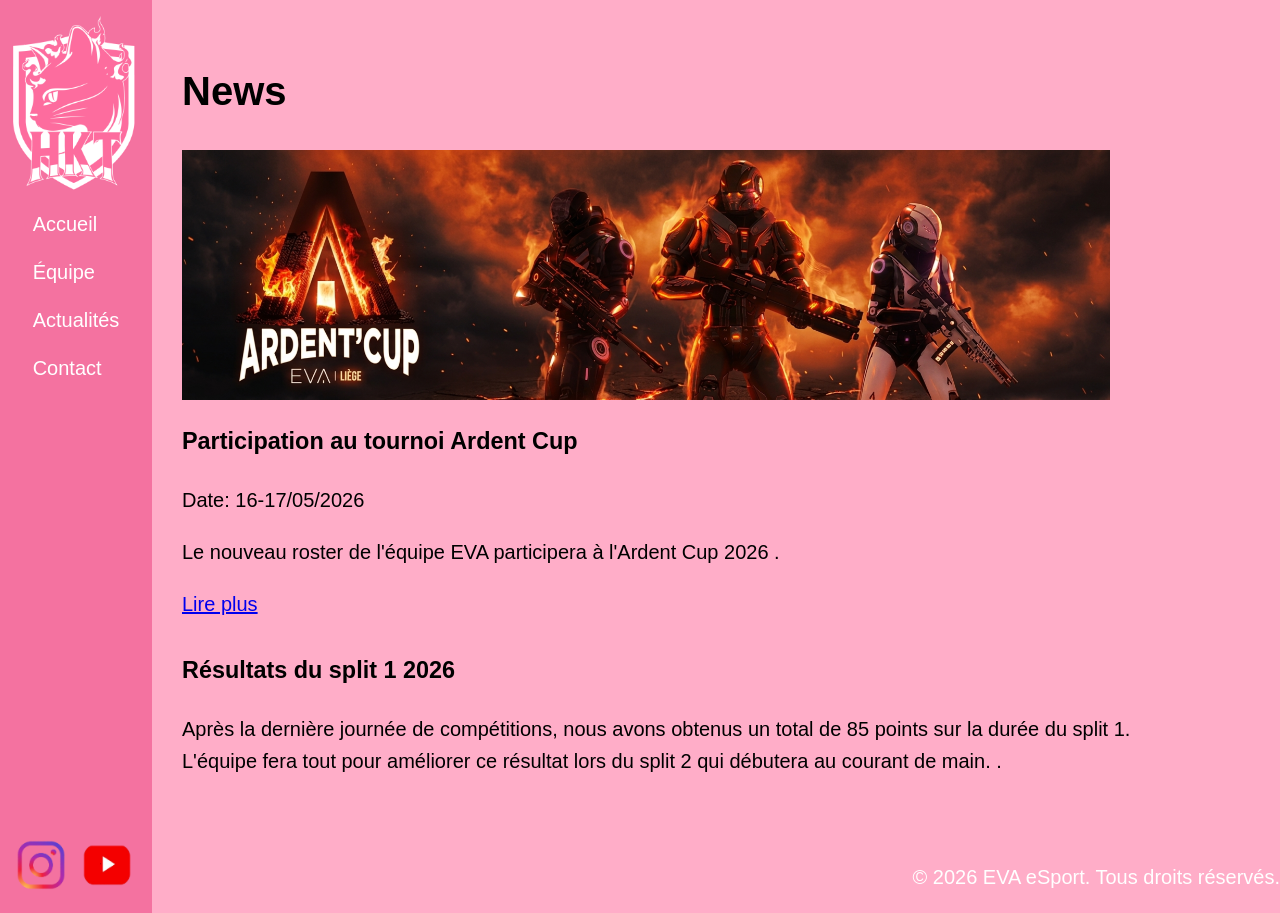
<file: actualites.html>
<!DOCTYPE html>
<html lang="fr">
<head>
    <meta charset="UTF-8">
    <meta name="viewport" content="width=device-width, initial-scale=1.0">
    <title>EVA eSport - Actualités</title>
    <link rel="stylesheet" href="css/style.css">
    <link rel="stylesheet" href="css/responsive.css">
</head>
<body>
    <header>
        <div class="logo">
            <img src="images/logo_HKT.png" alt="EVA eSport Logo">
        </div>
       
        <nav>
            <ul id="nav-menu">
                <li><a href="index.html">Accueil</a></li>
                <li><a href="equipe.html">Équipe</a></li>
                <li><a href="actualites.html">Actualités</a></li>
                <li><a href="contact.html">Contact</a></li>
            </ul>
            <div class="burger" id="burger">
                <span></span>
                <span></span>
                <span></span>
            </div>
        </nav> 
        <div class="reseaux">
            <a href ="https://www.instagram.com/hkt.esport?igsh=MTgyYmk4MnNlOXBmbQ%3D%3D&utm_source=qr">
                <img src="images/instagram.png" alt="Instagram" >
            </a>
            <a href="https://www.youtube.com/@HKT_EVA">
                <img src="images/youtube.png" alt="YouTube" >
            </a>
        </div>
    </header>
    <main>
        <h1>News </h1>
        <section class="news">
            <article>
                <div >
                    <img class="imgactu" src="images/actualites/Ardent_cup_logo2.png" alt="News 1" >
                </div>
                <h3>Participation au tournoi Ardent Cup</h3>
                <p>Date: 16-17/05/2026</p>
                <p>Le nouveau roster de l'équipe EVA participera à l'Ardent Cup 2026 .</p>
                <a href="https://competitive.eva.gg/fr/tournaments/2457365994786412543/">Lire plus</a>
            </article>
            <article>
                <h3>Résultats du split 1 2026</h3>
                <p>Après la dernière journée de compétitions, nous avons obtenus un total de 85 points sur la durée du split 1. </br>
                    L'équipe fera tout pour améliorer ce résultat lors du split 2 qui débutera au courant de main.
                .</p>
            </article>
            
        </section>
    </main>
    <footer>
        <p>&copy; 2026 EVA eSport. Tous droits réservés.</p>
    </footer>
    <script src="js/main.js"></script>
</body>
</html>
</file>
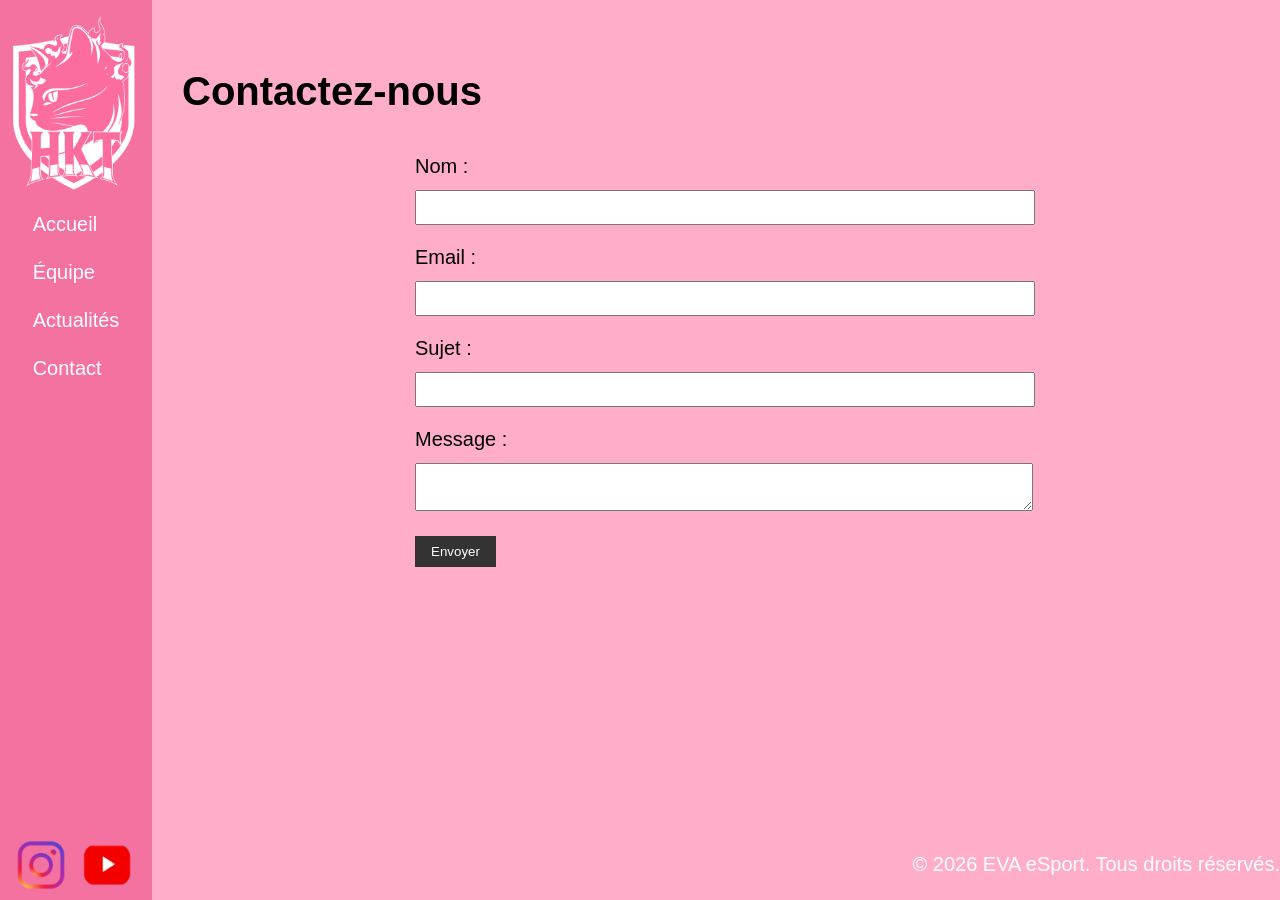
<file: contact.html>
<!DOCTYPE html>
<html lang="fr">
<head>
    <meta charset="UTF-8">
    <meta name="viewport" content="width=device-width, initial-scale=1.0">
    <title>EVA eSport - Contact</title>
    <link rel="stylesheet" href="css/style.css">
    <link rel="stylesheet" href="css/responsive.css">
</head>
<body>
    <header>
        <div class="logo">
            <img src="images/logo_HKT.png" alt="EVA eSport Logo">
        </div>
        <nav>
            <ul id="nav-menu">
                <li><a href="index.html">Accueil</a></li>
                <li><a href="equipe.html">Équipe</a></li>
                <li><a href="actualites.html">Actualités</a></li>
                <li><a href="contact.html">Contact</a></li>
            </ul>
            <div class="burger" id="burger">
                <span></span>
                <span></span>
                <span></span>
            </div>
        </nav>
        <div class="reseaux">
            <a href ="https://www.instagram.com/hkt.esport?igsh=MTgyYmk4MnNlOXBmbQ%3D%3D&utm_source=qr">
                <img src="images/instagram.png" alt="Instagram" >
            </a>
            <a href="https://www.youtube.com/@HKT_EVA">
                <img src="images/youtube.png" alt="YouTube" >
            </a>
        </div>
    </header>
    <main>
        <h1>Contactez-nous</h1>
        <form action="#" method="post">
            <label for="nom">Nom :</label>
            <input type="text" id="nom" name="nom" required>

            <label for="email">Email :</label>
            <input type="email" id="email" name="email" required>

            <label for="sujet">Sujet :</label>
            <input type="text" id="sujet" name="sujet" required>

            <label for="message">Message :</label>
            <textarea id="message" name="message" required></textarea>

            <button type="submit">Envoyer</button>
        </form>
    </main>
    <footer>
        <p>&copy; 2026 EVA eSport. Tous droits réservés.</p>
    </footer>
    <script src="js/main.js"></script>
</body>
</html>
</file>
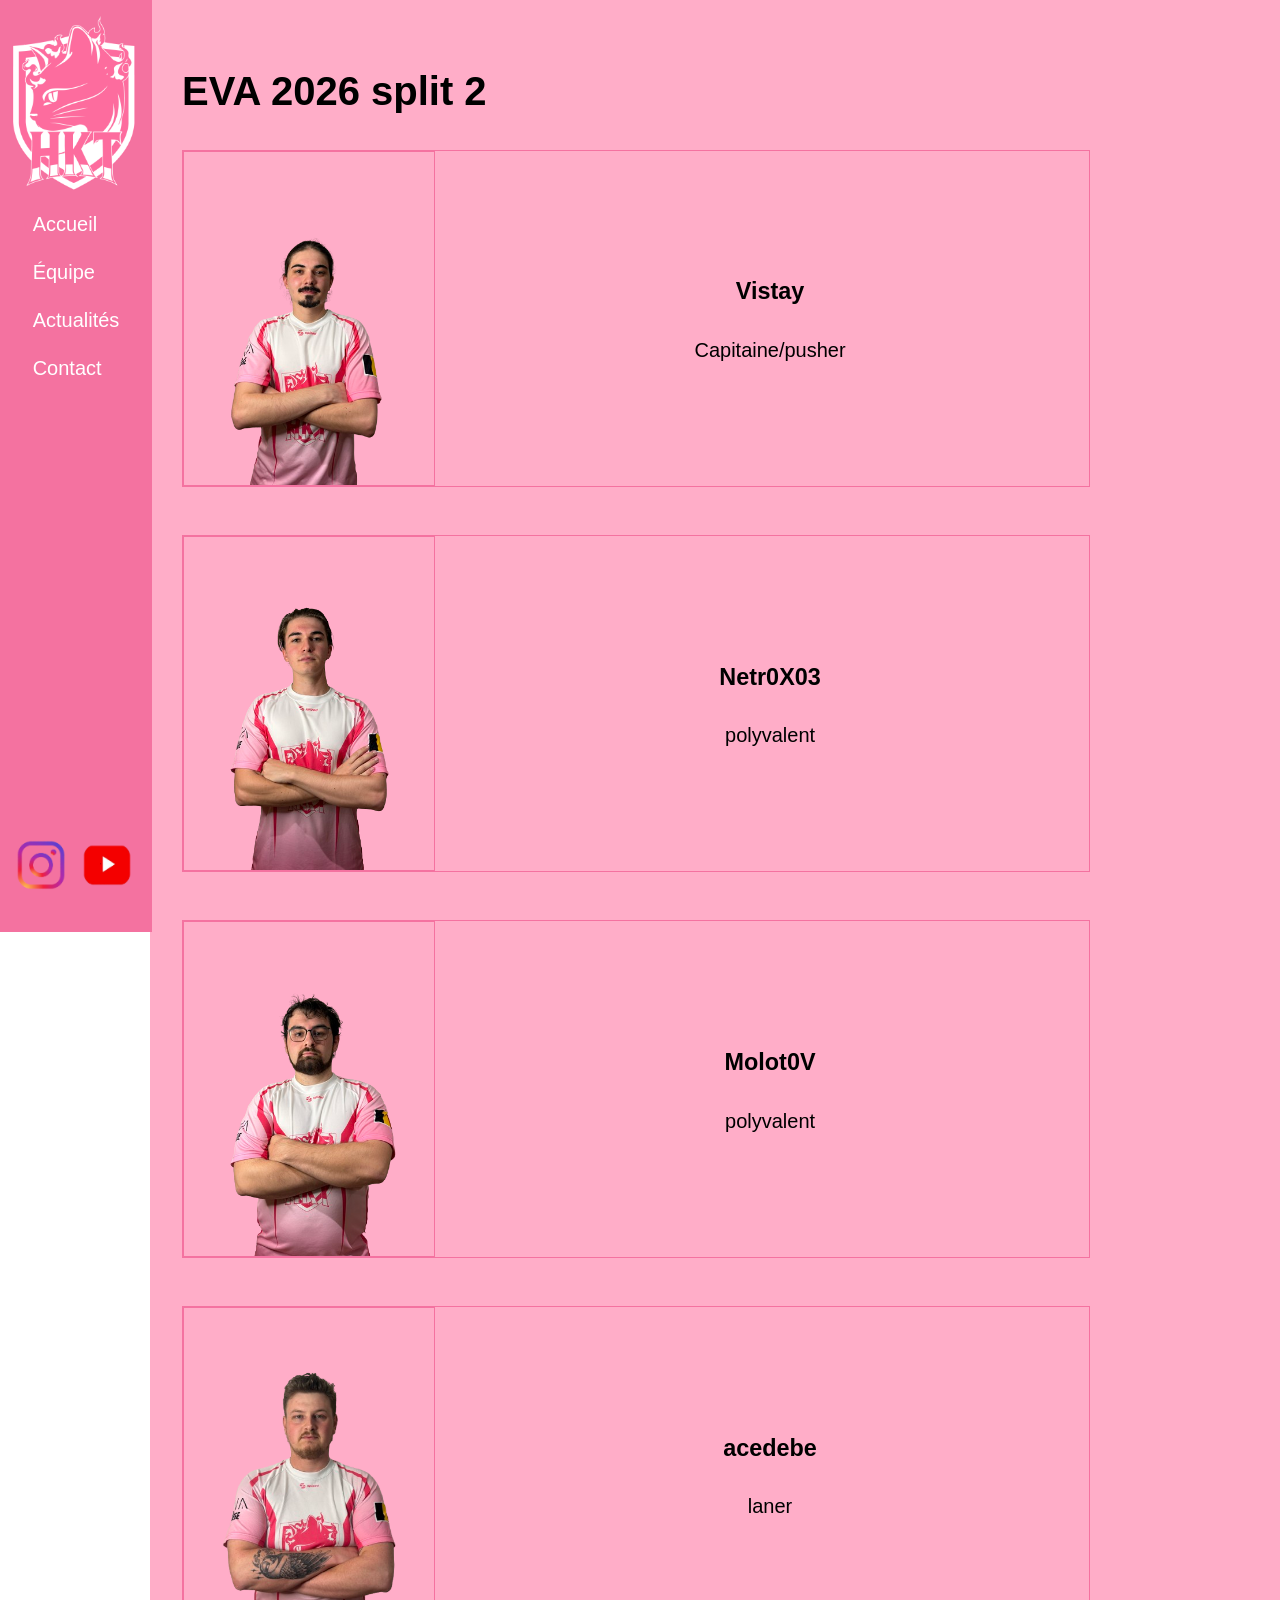
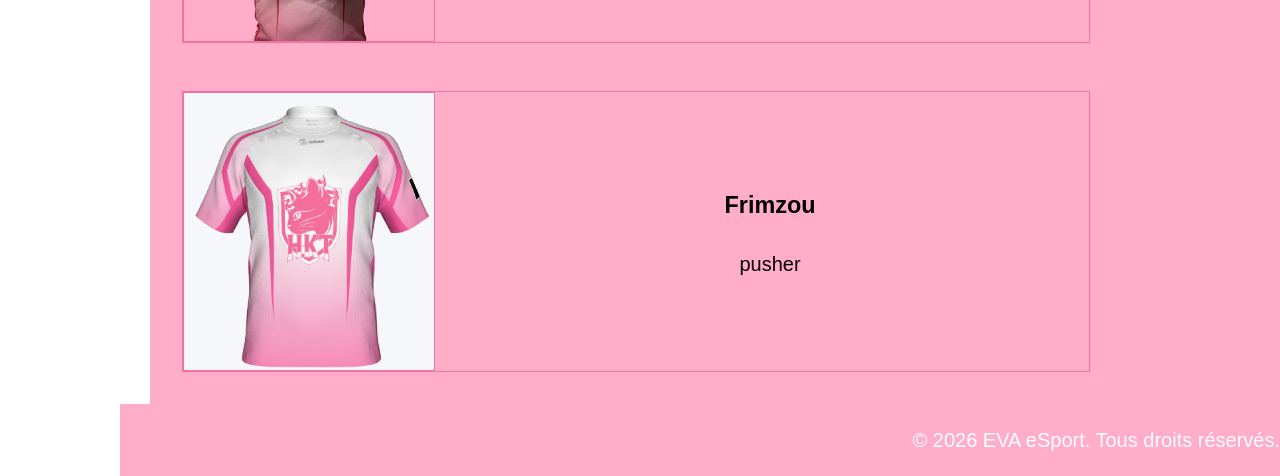
<file: equipe.html>
<!DOCTYPE html>
<html lang="fr">
<head>
    <meta charset="UTF-8">
    <meta name="viewport" content="width=device-width, initial-scale=1.0">
    <title>EVA eSport - Équipe</title>
    <link rel="stylesheet" href="css/style.css">
    <link rel="stylesheet" href="css/responsive.css">
    
</head>
<body>
    <header>
        <div class="logo">
            <img src="images/logo_HKT.png" alt="EVA eSport Logo">
        </div>
        <nav>
            <ul id="nav-menu">
                <li><a href="index.html">Accueil</a></li>
                <li><a href="equipe.html">Équipe</a></li>
                <li><a href="actualites.html">Actualités</a></li>
                <li><a href="contact.html">Contact</a></li>
            </ul>
            <div class="burger" id="burger">
                <span></span>
                <span></span>
                <span></span>
            </div>
        </nav>
        <div class="reseaux">
            <a href ="https://www.instagram.com/hkt.esport?igsh=MTgyYmk4MnNlOXBmbQ%3D%3D&utm_source=qr">
                <img src="images/instagram.png" alt="Instagram" >
            </a>
            <a href="https://www.youtube.com/@HKT_EVA">
                <img src="images/youtube.png" alt="YouTube" >
            </a>
        </div>
    </header>
    <main>
        <audio autoplay loop>
            <source src="images/musique.mp3" type="audio/mpeg">
        </audio>
        <h1>EVA 2026 split 2</h1>
        <section class="membres">
            <div class="membre">
                <img class="membre" src="images/membres/VISTAY.png" alt="Joueur 1">
                <div class="membre-info">
                <h3>Vistay</h3>
                <p>Capitaine/pusher</p>
                </div>
            </div>
            <div class="membre">
                <img class="membre" src="images/membres/NETR0X03.png" alt="Joueur 2">
                <div class="membre-info">
                <h3>Netr0X03</h3>
                <p>polyvalent</p>
                </div>
            </div>
            <div class="membre">
                <img class="membre" src="images/membres/M0L0T0V.png" alt="Joueur 3">
                <div class="membre-info">
                <h3>Molot0V</h3>
                <p>polyvalent</p>
                </div>
            </div>
            <div class="membre">
                <img class="membre" src="images/membres/ACEDEBE.png" alt="Joueur 4">
                <div class="membre-info">
                <h3>acedebe</h3>
                <p>laner</p>
                </div>
            </div>
            <div class="membre">
                <img class="membre" src="images/membres/maillot_avant.png" alt="Joueur 5">
                <div class="membre-info">
                <h3>Frimzou</h3>
                <p>pusher</p>
                </div>
            </div>
        </section>
    </main>
    <footer>
        <p>&copy; 2026 EVA eSport. Tous droits réservés.</p>
    </footer>
    <script src="js/main.js"></script>
</body>
</html>
</file>
<file: css/style.css>
/* Styles globaux */
/* rose vif #F472A0 */
/*rose clair #FFADC8 */

body {
    font-family: 'Inter', sans-serif;
    margin: 0;
    padding: 0;
    line-height: 1.6;
    color : black;
    display: flex;
    flex-direction: column;
    min-height: 100vh;
    font-size: 20px;
}

header { 
    background-color: #F472A0;
    color: white;
    padding: 1rem;
    display: flex;
    flex-direction: column;
    align-items: center;
    width: 120px;
    min-height: 100vh;
    position : fixed;
    left: 0;
    top: 0;
    flex-shrink: 0;
}

.logo img {
    height: 175px;
}
.reseaux {
    display: flex;
    gap: 1rem;
    margin-top: auto;
    margin-bottom: 1rem;
    width: 120px;
    padding: 0;
}
.reseaux img {
    width: 50px;
    
}

nav ul {
    list-style: none;
    display: flex;
    flex-direction: column;
    margin: 0rem;
    padding: 0;
}

nav ul li {
    margin: 0.5rem 0;
}

nav ul li a {
    color: rgb(255, 255, 255);
    text-decoration: none;
    transition: color 0.2s ease;
}

nav ul li a:hover {
    color: #333;
}

.burger {
    display: none;
    flex-direction: column;
    cursor: pointer;
}

.burger span {
    width: 25px;
    height: 3px;
    background: rgb(255, 255, 255);
    margin: 3px 0;
}

main {
    padding: 2rem;
    background-color: #FFADC8;
    flex: 1;
    margin-left: 150px;
}

footer {
    display: flex;
    justify-content: flex-end;
    background-color: #FFADC8;
    color: white;
    text-align: center;
    padding: 0rem;
    margin-left: 120px;
    margin-top: auto;
}

/* Styles spécifiques */
.hero {
    text-align: center;
    margin-bottom: 2rem;
}
.video {
    display: flex;
    justify-content: center;
}

.membres {
    display: flex;
    width: 100%;
    flex-wrap: wrap;
    gap: 3rem;
    flex-direction: column;
}

.membre {
    border: 1px solid #F472A0;
    padding: 0;
    text-align: center;
    width: 85%;
    height: auto;
    display: flex;
    flex-direction: row;
    justify-content: flex-start;
    align-items: center;
    gap: 1rem;
}

.membre img {
    width: 250px;
    height: auto;
    flex-shrink: 0;
}
.membre-info {
    padding: 2rem;
    flex: 1;
    width: 50%;
    align-items: flex-end;
}

.news article {
    margin-bottom: 2rem;
}

.imgactu {
    display: flex;
    justify-content: flex-start;
    margin-bottom: 1rem;
    height: 250px;
}
form {
    max-width: 600px;
    margin: 0 auto;
}

form label {
    display: block;
    margin-top: 1rem;
}

form input, form textarea {
    width: 100%;
    padding: 0.5rem;
    margin-top: 0.5rem;
}

.intro {
    display: flex;
    flex-direction: column;
    max-width: 75%;
    margin: 40px auto;
    padding: 30px 40px;

    background: linear-gradient(135deg, #ff4d8d, #a855f7);
    color: white;
    border-radius: 20px;

    box-shadow: 0 10px 30px rgba(0, 0, 0, 0.08);
}

.intro h2 {
    font-size: 2rem;
    margin-bottom: 15px;
}

.intro p {
    font-size: 1.05rem;
    line-height: 1.6;
    color: #cbd5e1;
}

.btn-equipe {
    align-self: flex-end;
    margin-top: 20px;
    padding: 12px 28px;

    background: linear-gradient(135deg, #ff4d8d, #a855f7);
    color: white;
    font-size: 1rem;
    font-weight: 600;
    text-decoration: none;
    border-radius: 30px;
    transition: all 0.3s ease;
    box-shadow: 0 8px 20px rgba(255, 77, 141, 0.3);
}

.btn-equipe:hover {
    background: linear-gradient(135deg, #ff2f7a, #7c3aed);
    box-shadow: 0 12px 25px rgba(255, 77, 141, 0.45);
    transform: translateY(-3px); scale(1.03);
}

form button {
    margin-top: 1rem;
    padding: 0.5rem 1rem;
    background-color: #333;
    color: white;
    border: none;
    cursor: pointer;
}
</file>
<file: css/responsive.css>
/* Media queries pour responsive */

@media (max-width: 1024px) and (min-width: 481px) {
    header {
        flex-direction: column;
        width: 25;
    }
    .logo img{
    width: auto;
    }

    nav ul {
        display: none;
        flex-direction: column;
        width: 50%;
        text-align: center;
    }

    nav ul.show {
        display: flex;
    }

    .burger {
        display: flex;
    }

    .video {
    height: auto;
}

    .membres {
        justify-content: center;
        width: 100%;
    }

    .membre {
        width: 100%;
    }
    .imgactu {
        display: flex;
        justify-content: flex-start;
        margin-bottom: 1rem;
        width: 100%;
        height: auto;
    }
    .reseaux img {
    width: 50px;
}
}
@media (max-width: 480px) {
    header {
        flex-direction: column;
        width: 30%;
        padding : 0;
        position : fixed;
        top : 0;
        left : 0;
        z-index: 1000;
        
    }
    .logo img{
    width: 100%;
    height: 100%;
    }
    main {
    padding: 2rem;
    margin-left: 30%;
    }
    nav ul {
        display: none;
        flex-direction: column;
        width:100%;
        text-align: center;
    }

    nav ul.show {
        display: flex;
    }

    .burger {
        display: flex;
    }
    
    .video {
    height: auto;
}

    .membres {
        justify-content: center;
    }

    .membre {
        width: 100px;
        height: 5%;
    }
    .membre img {
    width: 100px;
    height: auto;
    flex-shrink: 0;
}
    .imgactu {
        display: flex;
        justify-content: flex-start;
        margin-bottom: 1rem;
        width: 100%;
        height: auto;
    }
    .reseaux img {
        width: 50px;
    }
    .footer {
        left-margin: 28%;
    }
}
</file>
